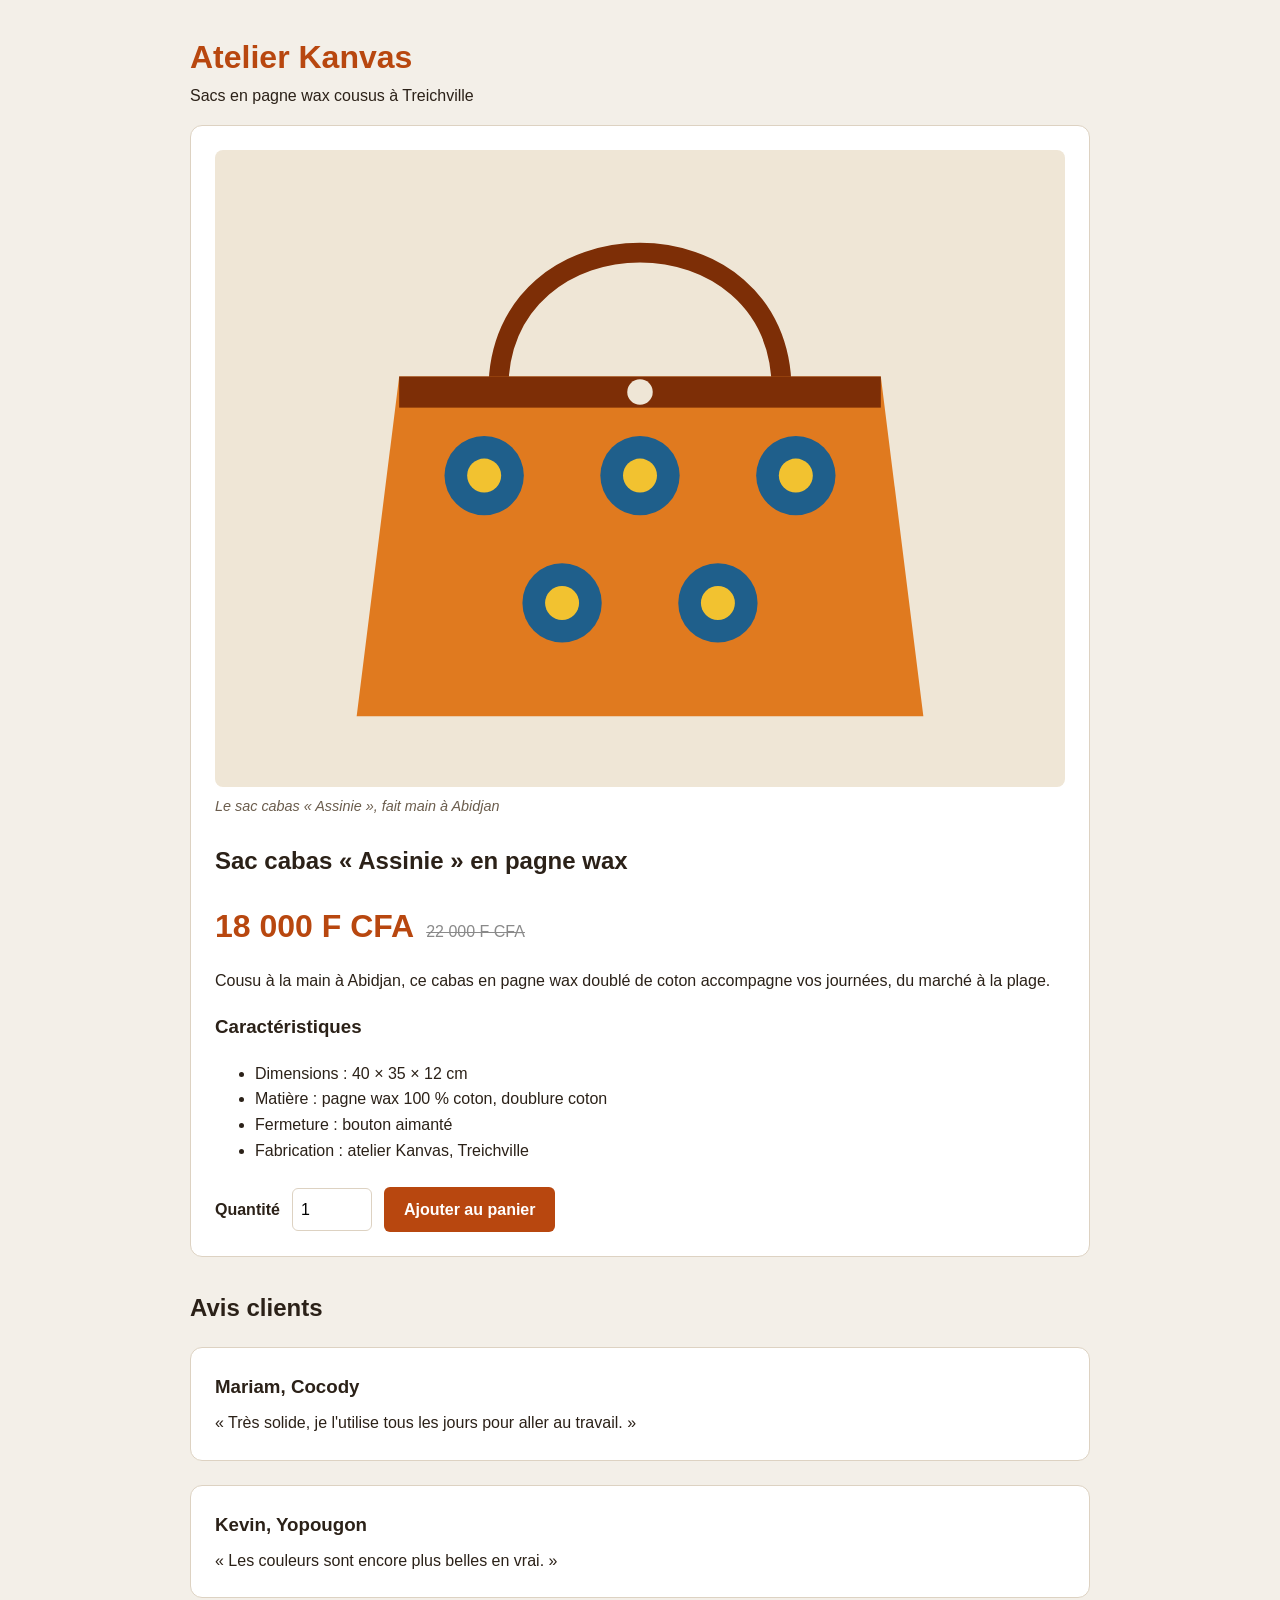
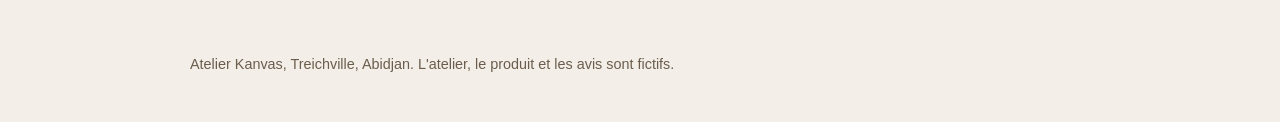
<file: s03-tp3/index.html>
<!DOCTYPE html>
<html lang="fr">
<head>
  <meta charset="UTF-8">
  <meta name="viewport" content="width=device-width, initial-scale=1.0">
  <title>Sac cabas « Assinie » en pagne wax – Atelier Kanvas</title>
  <link rel="stylesheet" href="style.css">
</head>
<body>

  <header>
    <h1>Atelier Kanvas</h1>
    <p>Sacs en pagne wax cousus à Treichville</p>
  </header>

  <main>
    <article class="produit">
      <figure>
        <img src="images/sac-assinie.svg"
             alt="Sac cabas rectangulaire en pagne wax aux motifs orange, bleu et jaune, avec deux anses en tissu et un bouton aimanté au centre">
        <figcaption>Le sac cabas « Assinie », fait main à Abidjan</figcaption>
      </figure>

      <h2>Sac cabas « Assinie » en pagne wax</h2>

      <p class="prix">
        <span class="prix-actuel">18 000 F CFA</span>
        <del class="ancien-prix">22 000 F CFA</del>
      </p>

      <p>Cousu à la main à Abidjan, ce cabas en pagne wax doublé de coton accompagne vos journées, du marché à la plage.</p>

      <h3>Caractéristiques</h3>
      <ul>
        <li>Dimensions : 40 × 35 × 12 cm</li>
        <li>Matière : pagne wax 100 % coton, doublure coton</li>
        <li>Fermeture : bouton aimanté</li>
        <li>Fabrication : atelier Kanvas, Treichville</li>
      </ul>

      <form action="#" method="post">
        <label for="quantite">Quantité</label>
        <input type="number" id="quantite" name="quantite" min="1" max="10" value="1" required>
        <button type="submit">Ajouter au panier</button>
      </form>
    </article>

    <section class="avis">
      <h2>Avis clients</h2>

      <article>
        <h3>Mariam, Cocody</h3>
        <p>« Très solide, je l'utilise tous les jours pour aller au travail. »</p>
      </article>

      <article>
        <h3>Kevin, Yopougon</h3>
        <p>« Les couleurs sont encore plus belles en vrai. »</p>
      </article>
    </section>
  </main>

  <footer>
    <p>Atelier Kanvas, Treichville, Abidjan. L'atelier, le produit et les avis sont fictifs.</p>
  </footer>

</body>
</html>
</file>
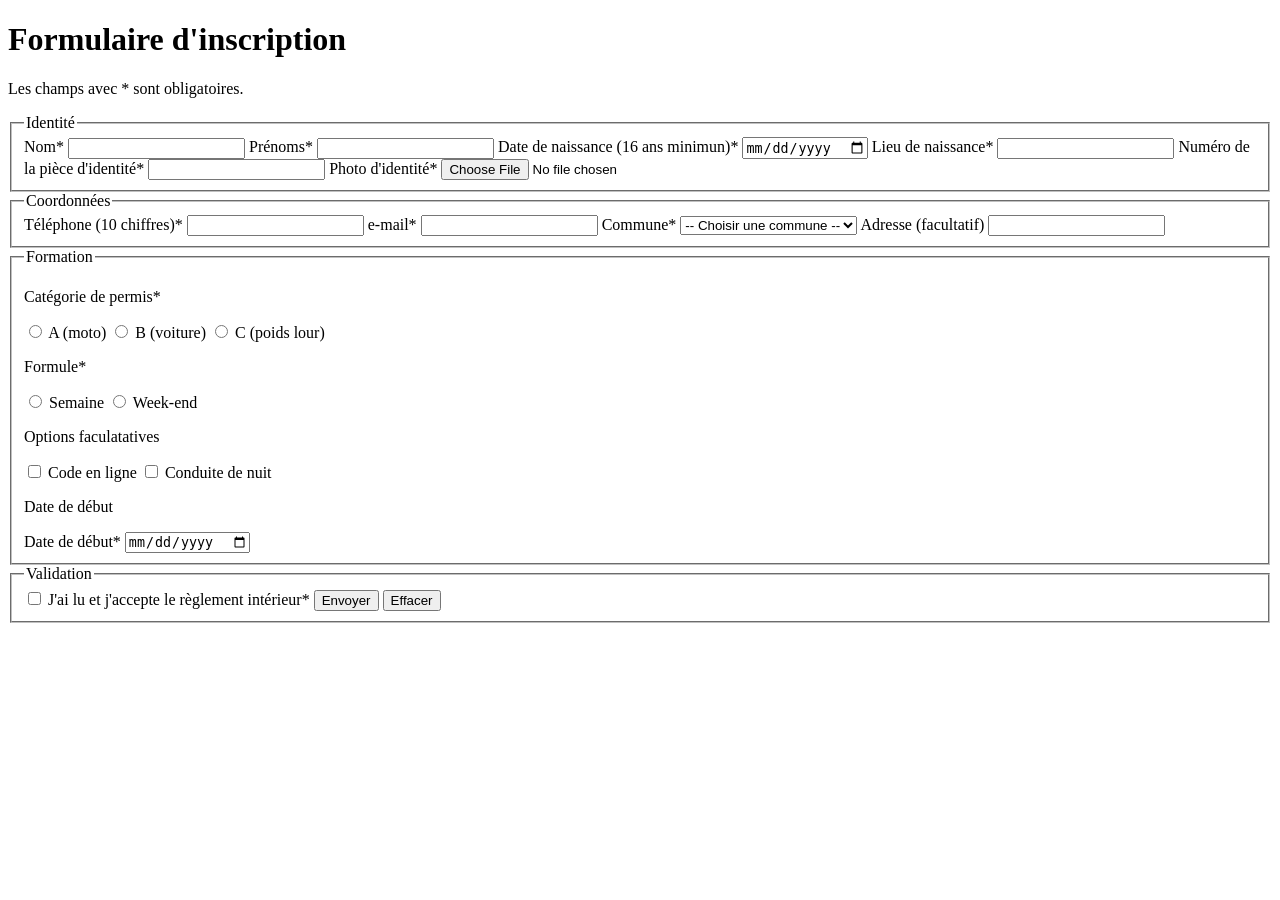
<file: s02-tp2/index-champs.html>
<!DOCTYPE html>
<html lang="fr">
    <head>
        <meta charset="UTF-8">
        <meta name="viewport" content="width=device-width, initial-scale=1.0">
        <title>Formulaire d'inscription</title>
    </head>
    <body>
        <h1>Formulaire d'inscription</h1>
        <p>Les champs avec * sont obligatoires.</p>
        <form method="post">
            <fieldset>
                <legend>Identité</legend>
                <label for="nom">Nom*</label>
                <input type="text" id="nom" name="nom" required>
                <label for="prenoms">Prénoms*</label>
                <input type="text" id="prenoms" name="prenoms" required>
                <label for="date_naissance">Date de naissance (16 ans minimun)*</label>
                <input type="date" id="date_naissance" name="date_naissance" min="2010-10-18" required>
                <label for="lieu_naissance">Lieu de naissance*</label>
                <input type="text" id="lieu_naissance" name="lieu_naissance" required>
                <label for="piece_identite">Numéro de la pièce d'identité*</label>
                <input type="text" id="piece_identite" name="piece_identite" required>
                <label for="photo">Photo d'identité*</label>
                <input type="file" id="photo" name="photo" required>
            </fieldset>
            <fieldset>
                <legend>Coordonnées</legend>
                <label for="tel">Téléphone (10 chiffres)*</label>
                <input type="tel" id="tel" name="tel" pattern="[0-9]{10}" required>
                <label for="email">e-mail*</label>
                <input type="email" id="email" name="email" required>
                <label for="commune">Commune*</label>
                <select id="commune" name="commune" required>
                    <option value="">-- Choisir une commune --</option>
                    <option value="Cocody">Cocody</option>
                    <option value="Marcory">Marcory</option>
                    <option value="Treichville">Treichville</option>
                    <option value="Yopougon">Yopougon</option>
                    <option value="Koumassi">Koumassi</option>
                    <option value="Bingerville">Bingerville</option>
                </select>
                <label for="adresse">Adresse (facultatif)</label>
                <input type="text" id="adresse" name="adresse" required>
            </fieldset>
            <fieldset>
                <legend>Formation</legend>
                <p>Catégorie de permis*</p>
                <input type="radio" id="a" name="categorie" value="A">
                <label for="a">A (moto)</label>
                <input type="radio" id="b" name="categorie" value="B">
                <label for="b">B (voiture)</label>
                <input type="radio" id="c" name="categorie" value="C">
                <label for="c">C (poids lour)</label>
                <p>Formule*</p>
                <input type="radio" id="semaine" name="semaine" value="semaine">
                <label for="semaine">Semaine</label>
                <input type="radio" id="weekend" name="weekend" value="weekend">
                <label for="weekend">Week-end</label>
                <p>Options faculatatives</p>
                <input type="checkbox" id="opt_code" name="options" value="code">
                <label for="opt_code">Code en ligne</label>
                <input type="checkbox" id="opt_nuit" name="options" value="nuit">
                <label for="opt_nuit">Conduite de nuit</label>
                <p>Date de début</p>
                <label for="date_debut">Date de début*</label>
                <input type="date" id="date_debut" name="date_debut" min="2026-10-19" required>
            </fieldset>
            <fieldset>
                <legend>Validation</legend>
                <input type="checkbox" id="reglement" name="reglement" value="accepte">
                <label for="reglement">J'ai lu et j'accepte le règlement intérieur*</label>
                <button type="submit">Envoyer</button>
                <button type="submit">Effacer</button>
            </fieldset>
        </form>
    </body>
</html>
</file>
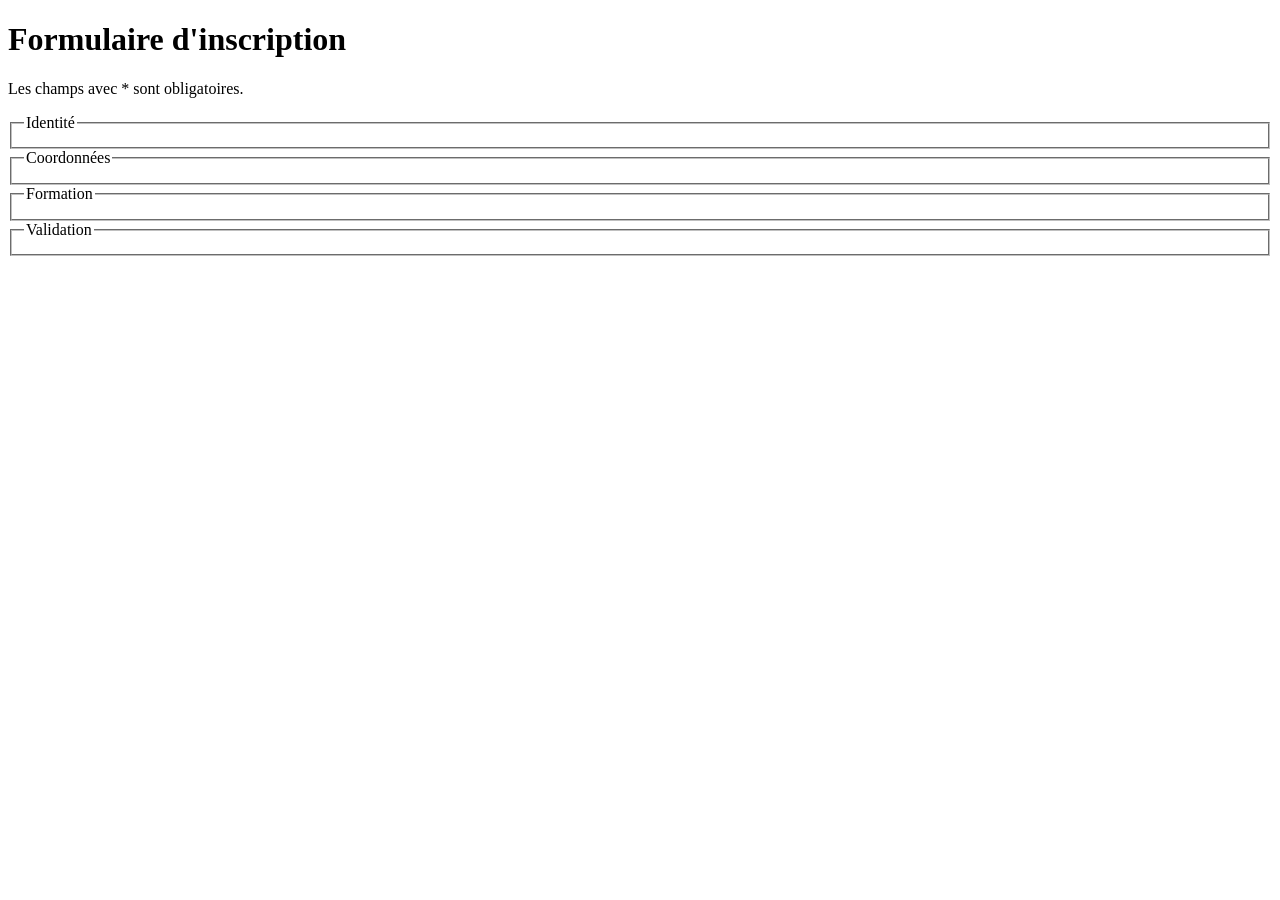
<file: s02-tp2/index-structure.html>
<!DOCTYPE html>
<html lang="fr">
    <head>
        <meta charset="UTF-8">
        <meta name="viewport" content="width=device-width, initial-scale=1.0">
        <title>Formulaire d'inscription</title>
    </head>
    <body>
        <h1>Formulaire d'inscription</h1>
        <p>Les champs avec * sont obligatoires.</p>
        <form method="post">
            <fieldset>
                <legend>Identité</legend>
            </fieldset>
            <fieldset>
                <legend>Coordonnées</legend>
            </fieldset>
            <fieldset>
                <legend>Formation</legend>
            </fieldset>
            <fieldset>
                <legend>Validation</legend>
            </fieldset>
        </form>
    </body>
</html>
</file>
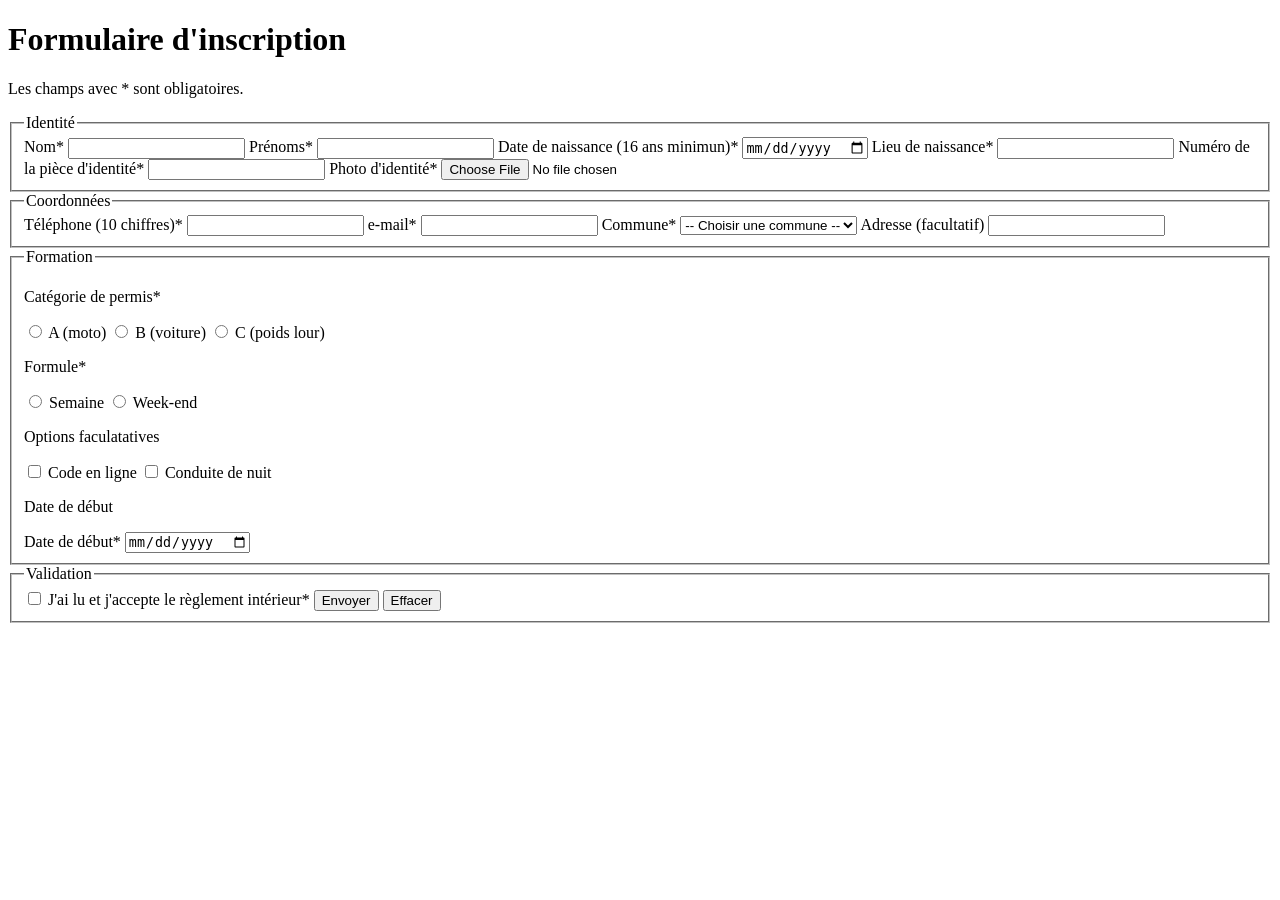
<file: s02-tp2/index-verification.html>
<!Doctype html>
<html lang="fr">
    <head>
        <meta charset="UTF-8">
        <meta name="viewport" content="width=device-width, initial-scale=1.0">
        <title>Formulaire d'inscription</title>
    </head>
    <body>
        <h1>Formulaire d'inscription</h1>
            <p>Les champs avec * sont obligatoires.</p>
            <form method="post">
                <fieldset>
                  <legend>Identité</legend>
                    <label for="nom">Nom*</label>
                    <input type="text" id="nom" name="nom" required>
                    <label for="prenoms">Prénoms*</label>
                    <input type="text" id="prenoms" name="prenoms" required>
                    <label for="date_naissance">Date de naissance (16 ans minimun)*</label>
                    <input type="date" id="date_naissance" name="date_naissance" min="2010-10-18" required>
                    <label for="lieu_naissance">Lieu de naissance*</label>
                    <input type="text" id="lieu_naissance" name="lieu_naissance" required>
                    <label for="piece_identite">Numéro de la pièce d'identité*</label>
                    <input type="text" id="piece_identite" name="piece_identite" required>
                    <label for="photo">Photo d'identité*</label>
                    <input type="file" id="photo" name="photo" required>
                </fieldset>
                <fieldset>
                   <legend>Coordonnées</legend>
                    <label for="tel">Téléphone (10 chiffres)*</label>
                    <input type="tel" id="tel" name="tel" pattern="[0-9]{10}" required>
                    <label for="email">e-mail*</label>
                    <input type="email" id="email" name="email" required>
                    <label for="commune">Commune*</label>
                    <select id="commune" name="commune" required>
                      <option value="">-- Choisir une commune --</option>
                      <option value="Cocody">Cocody</option>
                      <option value="Marcory">Marcory</option>
                      <option value="Treichville">Treichville</option>
                      <option value="Yopougon">Yopougon</option>
                      <option value="Koumassi">Koumassi</option>
                      <option value="Bingerville">Bingerville</option>
                    </select>
                    <label for="adresse">Adresse (facultatif)</label>
                    <input type="text" id="adresse" name="adresse" required>
                </fieldset>
                <fieldset>
                    <legend>Formation</legend>
                      <p>Catégorie de permis*</p>
                      <input type="radio" id="a" name="categorie" value="A">
                      <label for="a">A (moto)</label>
                      <input type="radio" id="b" name="categorie" value="B">
                      <label for="b">B (voiture)</label>
                      <input type="radio" id="c" name="categorie" value="C">
                      <label for="c">C (poids lour)</label>
                      <p>Formule*</p>
                      <input type="radio" id="semaine" name="semaine" value="semaine">
                      <label for="semaine">Semaine</label>
                      <input type="radio" id="weekend" name="weekend" value="weekend">
                      <label for="weekend">Week-end</label>
                      <p>Options faculatatives</p>
                      <input type="checkbox" id="opt_code" name="options" value="code">
                      <label for="opt_code">Code en ligne</label>
                      <input type="checkbox" id="opt_nuit" name="options" value="nuit">
                      <label for="opt_nuit">Conduite de nuit</label>
                      <p>Date de début</p>
                      <label for="date_debut">Date de début*</label>
                      <input type="date" id="date_debut" name="date_debut" min="2026-10-19" required>
                </fieldset>
                <fieldset>
                    <legend>Validation</legend>
                    <input type="checkbox" id="reglement" name="reglement" value="accepte">
                    <label for="reglement">J'ai lu et j'accepte le règlement intérieur*</label>
                    <button type="submit">Envoyer</button>
                    <button type="submit">Effacer</button>
                </fieldset>
            </form>
    </body>

</html>
</file>
<file: s03-tp3/style.css>
* {
  box-sizing: border-box;
}

body {
  margin: 0;
  padding: 1rem;
  font-family: "Segoe UI", Roboto, Arial, sans-serif;
  color: #2b2118;
  line-height: 1.6;
  background-color: #f3efe8;
}

header,
main,
footer {
  max-width: 900px;
  margin: 0 auto;
}

header {
  padding: 1rem 0;
}

header h1 {
  margin: 0;
  color: #b8470f;
}

header p {
  margin: 0;
}

.produit,
.avis article {
  background-color: #ffffff;
  border: 1px solid #ddd2c2;
  border-radius: 12px;
  padding: 1.5rem;
  margin-bottom: 1.5rem;
}

.avis {
  margin-top: 2rem;
}

h2 {
  margin-top: 0;
}

figure {
  margin: 0 0 1.5rem;
}

img {
  display: block;
  max-width: 100%;
  height: auto;
  border-radius: 8px;
}

figcaption {
  margin-top: 0.5rem;
  font-size: 0.9rem;
  font-style: italic;
  color: #6b5d4d;
}

.prix {
  display: flex;
  align-items: baseline;
  gap: 0.75rem;
}

.prix-actuel {
  font-size: 2rem;
  font-weight: bold;
  color: #b8470f;
}

.ancien-prix {
  font-size: 1rem;
  color: #8a8a8a;
}

form {
  display: flex;
  flex-wrap: wrap;
  align-items: center;
  gap: 0.75rem;
  margin-top: 1.5rem;
}

label {
  font-weight: bold;
}

input {
  width: 5rem;
  padding: 0.5rem;
  border: 1px solid #ddd2c2;
  border-radius: 6px;
  font: inherit;
}

button {
  padding: 0.6rem 1.25rem;
  border: none;
  border-radius: 6px;
  background-color: #b8470f;
  color: #ffffff;
  font: inherit;
  font-weight: bold;
  cursor: pointer;
}

button:hover {
  background-color: #7d2e06;
}

.avis article h3 {
  margin: 0 0 0.5rem;
}

.avis article p {
  margin: 0;
}

footer {
  padding: 1rem 0;
  font-size: 0.9rem;
  color: #6b5d4d;
}
</file>
